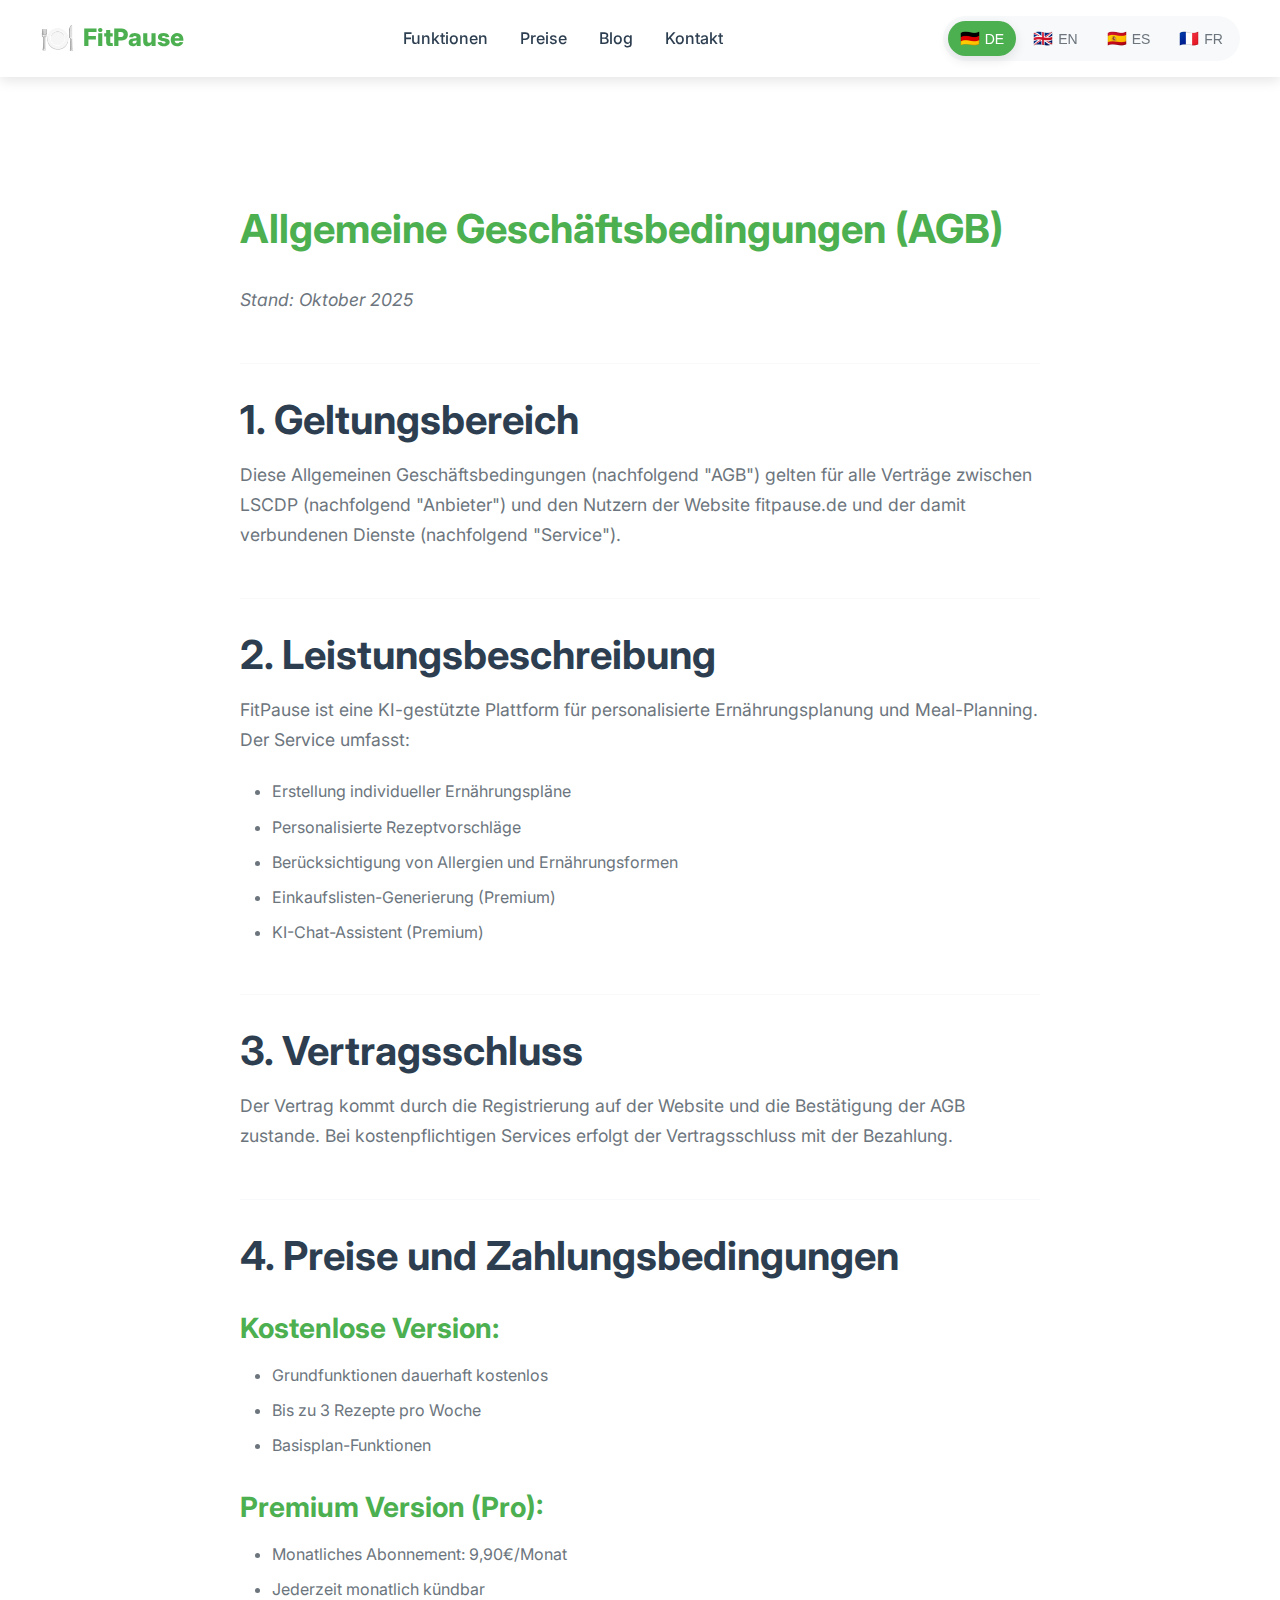
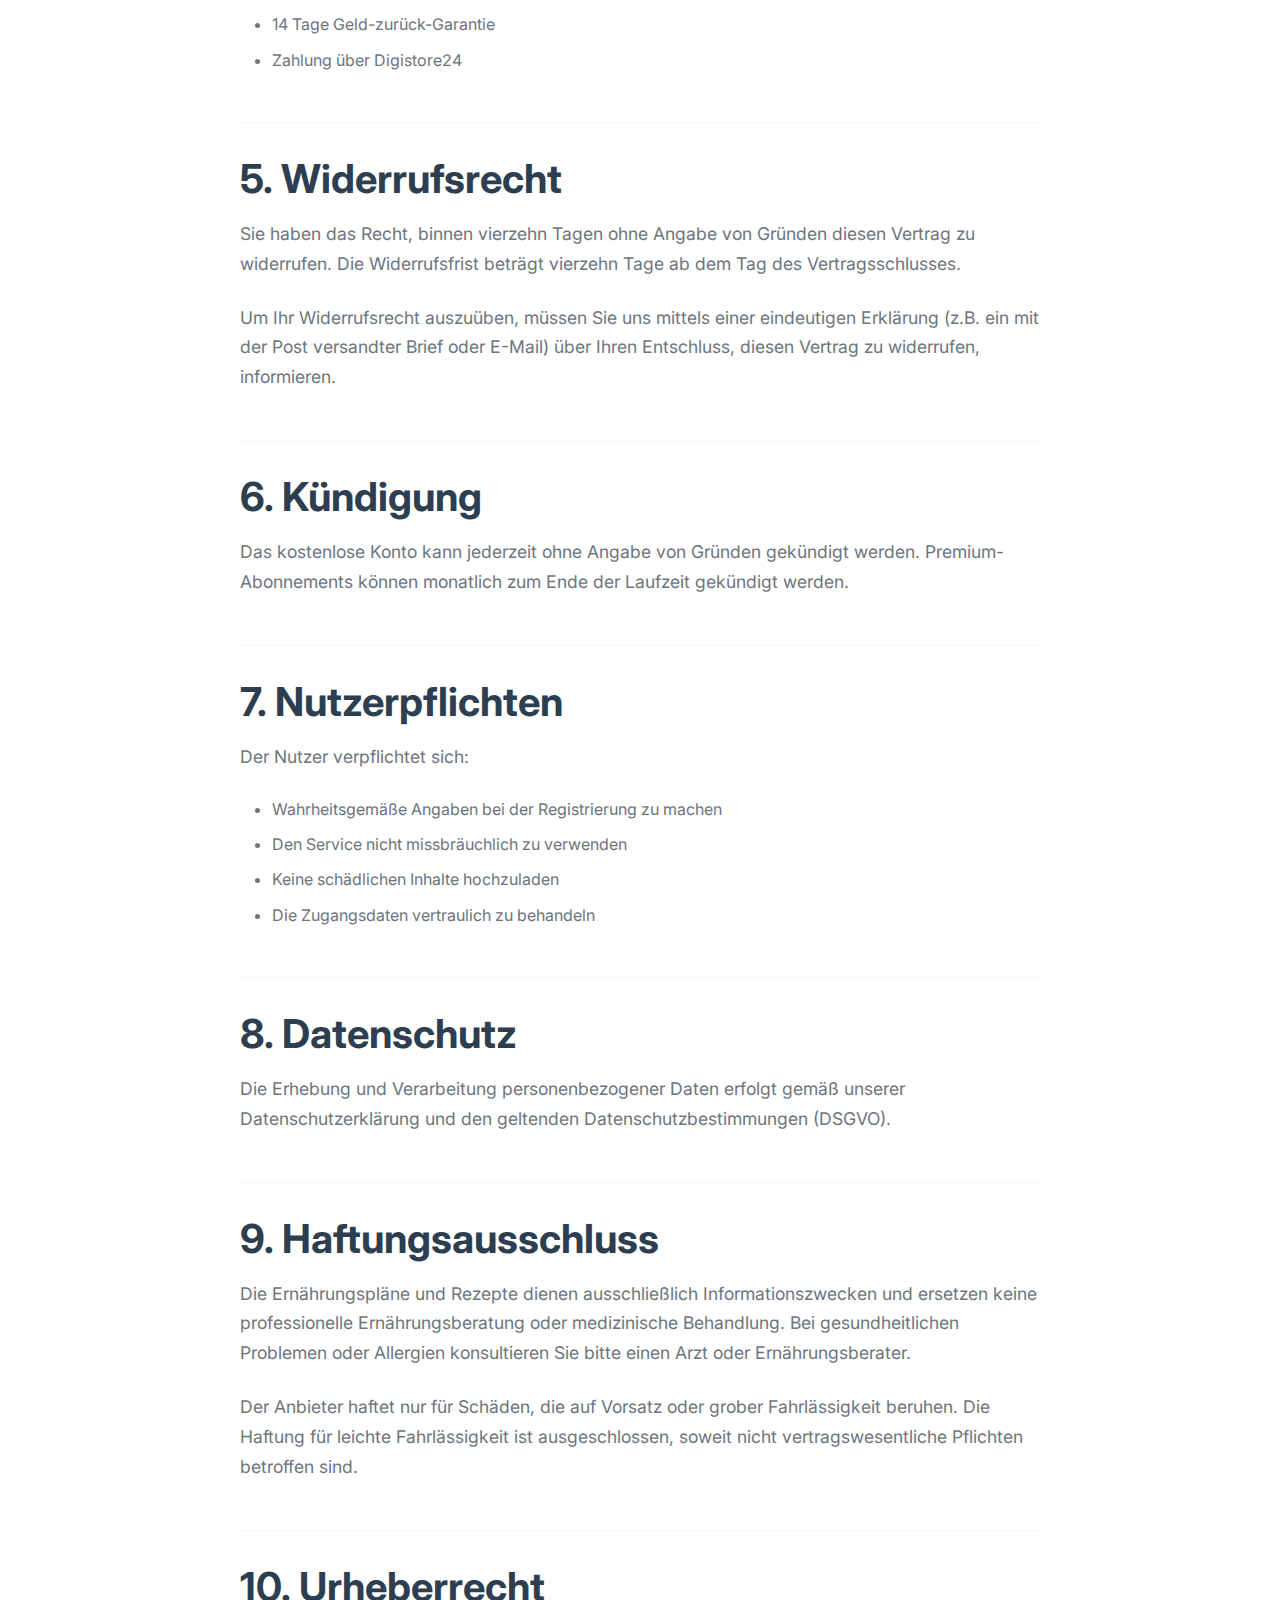
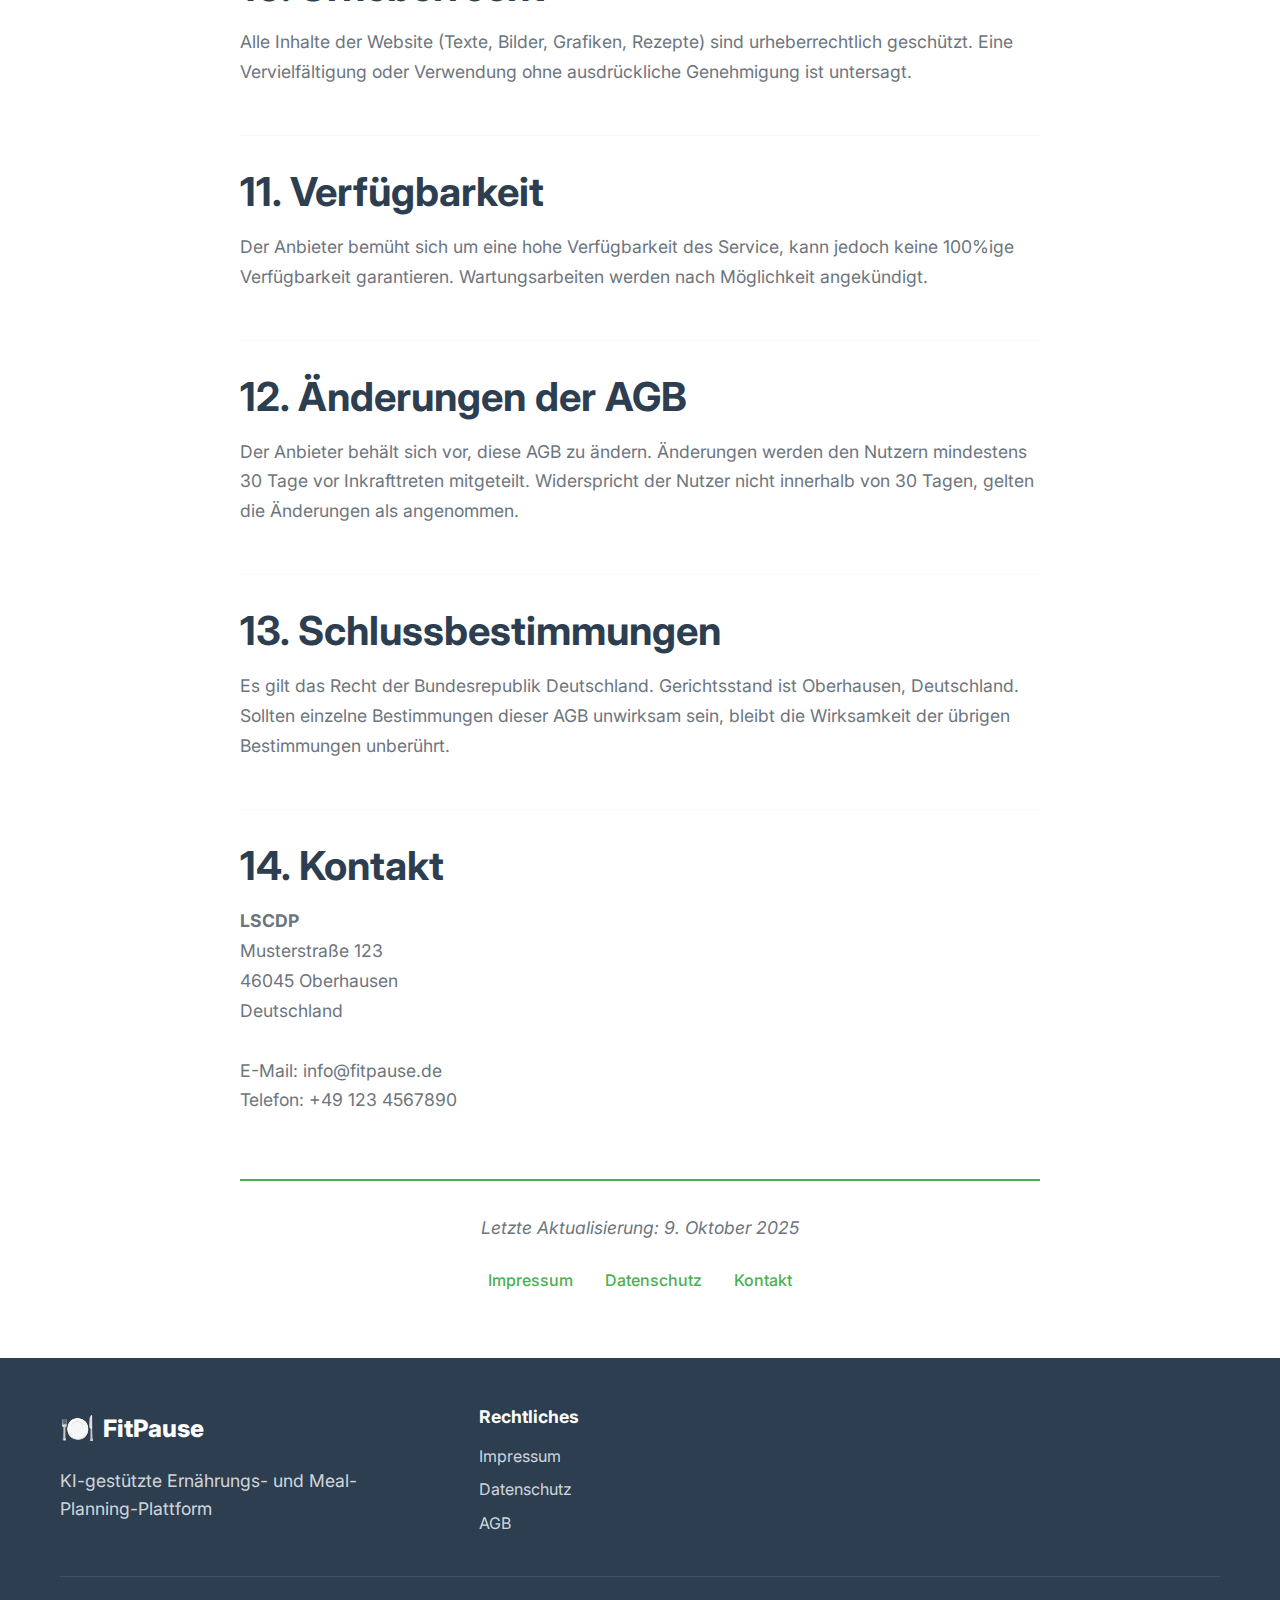
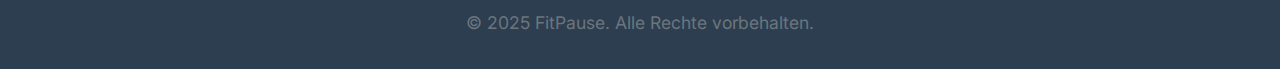
<file: agb.html>
<!DOCTYPE html>
<html lang="de">
<head>
    <meta charset="UTF-8">
    <meta name="viewport" content="width=device-width, initial-scale=1.0">
    <title>AGB - Allgemeine Geschäftsbedingungen | FitPause</title>
    <meta name="description" content="Allgemeine Geschäftsbedingungen von FitPause - KI-gestützte Ernährungs- und Meal-Planning-Plattform">
    
    <!-- Favicon -->
    <link rel="icon" type="image/svg+xml" href="data:image/svg+xml,%3Csvg xmlns='http://www.w3.org/2000/svg' viewBox='0 0 100 100'%3E%3Ctext y='.9em' font-size='90'%3E🍽️%3C/text%3E%3C/svg%3E">
    
    <!-- Fonts -->
    <link rel="preconnect" href="https://fonts.googleapis.com">
    <link href="https://fonts.googleapis.com/css2?family=Inter:wght@300;400;500;600;700;800;900&display=swap" rel="stylesheet">
    
    <!-- CSS -->
    <link rel="stylesheet" href="style.css">
</head>
<body>
    <!-- Header Navigation -->
    <header class="header" id="header">
        <nav class="nav container">
            <div class="nav-brand">
                <a href="/" class="logo">
                    <span class="logo-icon">🍽️</span>
                    <span class="logo-text">FitPause</span>
                </a>
            </div>
            
            <!-- Desktop Navigation -->
            <div class="nav-menu" id="nav-menu">
                <a href="/funktionen" class="nav-link">Funktionen</a>
                <a href="/preise" class="nav-link">Preise</a>
                <a href="/blog" class="nav-link">Blog</a>
                <a href="/kontakt" class="nav-link">Kontakt</a>
            </div>
            
            <!-- Language Switcher -->
            <div class="language-switcher">
                <button class="lang-btn active" onclick="switchLanguage('de')" data-lang="de">
                    <span class="flag">🇩🇪</span> DE
                </button>
                <button class="lang-btn" onclick="switchLanguage('en')" data-lang="en">
                    <span class="flag">🇬🇧</span> EN
                </button>
                <button class="lang-btn" onclick="switchLanguage('es')" data-lang="es">
                    <span class="flag">🇪🇸</span> ES
                </button>
                <button class="lang-btn" onclick="switchLanguage('fr')" data-lang="fr">
                    <span class="flag">🇫🇷</span> FR
                </button>
            </div>
            
            <!-- Mobile Menu Toggle -->
            <div class="nav-toggle" onclick="toggleMobileMenu()">
                <span></span>
                <span></span>
                <span></span>
            </div>
        </nav>
    </header>

    <!-- AGB Content -->
    <section class="legal-content">
        <div class="container">
            <div class="legal-wrapper">
                <h1>Allgemeine Geschäftsbedingungen (AGB)</h1>
                <p class="legal-intro">Stand: Oktober 2025</p>

                <h2>1. Geltungsbereich</h2>
                <p>Diese Allgemeinen Geschäftsbedingungen (nachfolgend "AGB") gelten für alle Verträge zwischen LSCDP (nachfolgend "Anbieter") und den Nutzern der Website fitpause.de und der damit verbundenen Dienste (nachfolgend "Service").</p>

                <h2>2. Leistungsbeschreibung</h2>
                <p>FitPause ist eine KI-gestützte Plattform für personalisierte Ernährungsplanung und Meal-Planning. Der Service umfasst:</p>
                <ul>
                    <li>Erstellung individueller Ernährungspläne</li>
                    <li>Personalisierte Rezeptvorschläge</li>
                    <li>Berücksichtigung von Allergien und Ernährungsformen</li>
                    <li>Einkaufslisten-Generierung (Premium)</li>
                    <li>KI-Chat-Assistent (Premium)</li>
                </ul>

                <h2>3. Vertragsschluss</h2>
                <p>Der Vertrag kommt durch die Registrierung auf der Website und die Bestätigung der AGB zustande. Bei kostenpflichtigen Services erfolgt der Vertragsschluss mit der Bezahlung.</p>

                <h2>4. Preise und Zahlungsbedingungen</h2>
                <h3>Kostenlose Version:</h3>
                <ul>
                    <li>Grundfunktionen dauerhaft kostenlos</li>
                    <li>Bis zu 3 Rezepte pro Woche</li>
                    <li>Basisplan-Funktionen</li>
                </ul>

                <h3>Premium Version (Pro):</h3>
                <ul>
                    <li>Monatliches Abonnement: 9,90€/Monat</li>
                    <li>Jederzeit monatlich kündbar</li>
                    <li>14 Tage Geld-zurück-Garantie</li>
                    <li>Zahlung über Digistore24</li>
                </ul>

                <h2>5. Widerrufsrecht</h2>
                <p>Sie haben das Recht, binnen vierzehn Tagen ohne Angabe von Gründen diesen Vertrag zu widerrufen. Die Widerrufsfrist beträgt vierzehn Tage ab dem Tag des Vertragsschlusses.</p>

                <p>Um Ihr Widerrufsrecht auszuüben, müssen Sie uns mittels einer eindeutigen Erklärung (z.B. ein mit der Post versandter Brief oder E-Mail) über Ihren Entschluss, diesen Vertrag zu widerrufen, informieren.</p>

                <h2>6. Kündigung</h2>
                <p>Das kostenlose Konto kann jederzeit ohne Angabe von Gründen gekündigt werden. Premium-Abonnements können monatlich zum Ende der Laufzeit gekündigt werden.</p>

                <h2>7. Nutzerpflichten</h2>
                <p>Der Nutzer verpflichtet sich:</p>
                <ul>
                    <li>Wahrheitsgemäße Angaben bei der Registrierung zu machen</li>
                    <li>Den Service nicht missbräuchlich zu verwenden</li>
                    <li>Keine schädlichen Inhalte hochzuladen</li>
                    <li>Die Zugangsdaten vertraulich zu behandeln</li>
                </ul>

                <h2>8. Datenschutz</h2>
                <p>Die Erhebung und Verarbeitung personenbezogener Daten erfolgt gemäß unserer Datenschutzerklärung und den geltenden Datenschutzbestimmungen (DSGVO).</p>

                <h2>9. Haftungsausschluss</h2>
                <p>Die Ernährungspläne und Rezepte dienen ausschließlich Informationszwecken und ersetzen keine professionelle Ernährungsberatung oder medizinische Behandlung. Bei gesundheitlichen Problemen oder Allergien konsultieren Sie bitte einen Arzt oder Ernährungsberater.</p>

                <p>Der Anbieter haftet nur für Schäden, die auf Vorsatz oder grober Fahrlässigkeit beruhen. Die Haftung für leichte Fahrlässigkeit ist ausgeschlossen, soweit nicht vertragswesentliche Pflichten betroffen sind.</p>

                <h2>10. Urheberrecht</h2>
                <p>Alle Inhalte der Website (Texte, Bilder, Grafiken, Rezepte) sind urheberrechtlich geschützt. Eine Vervielfältigung oder Verwendung ohne ausdrückliche Genehmigung ist untersagt.</p>

                <h2>11. Verfügbarkeit</h2>
                <p>Der Anbieter bemüht sich um eine hohe Verfügbarkeit des Service, kann jedoch keine 100%ige Verfügbarkeit garantieren. Wartungsarbeiten werden nach Möglichkeit angekündigt.</p>

                <h2>12. Änderungen der AGB</h2>
                <p>Der Anbieter behält sich vor, diese AGB zu ändern. Änderungen werden den Nutzern mindestens 30 Tage vor Inkrafttreten mitgeteilt. Widerspricht der Nutzer nicht innerhalb von 30 Tagen, gelten die Änderungen als angenommen.</p>

                <h2>13. Schlussbestimmungen</h2>
                <p>Es gilt das Recht der Bundesrepublik Deutschland. Gerichtsstand ist Oberhausen, Deutschland. Sollten einzelne Bestimmungen dieser AGB unwirksam sein, bleibt die Wirksamkeit der übrigen Bestimmungen unberührt.</p>

                <h2>14. Kontakt</h2>
                <p>
                    <strong>LSCDP</strong><br>
                    Musterstraße 123<br>
                    46045 Oberhausen<br>
                    Deutschland<br><br>
                    E-Mail: info@fitpause.de<br>
                    Telefon: +49 123 4567890
                </p>

                <div class="legal-footer">
                    <p><em>Letzte Aktualisierung: 9. Oktober 2025</em></p>
                    <div class="legal-links">
                        <a href="/impressum">Impressum</a>
                        <a href="/datenschutz">Datenschutz</a>
                        <a href="/kontakt">Kontakt</a>
                    </div>
                </div>
            </div>
        </div>
    </section>

    <!-- Footer -->
    <footer class="footer">
        <div class="container">
            <div class="footer-content">
                <div class="footer-brand">
                    <div class="footer-logo">
                        <span class="logo-icon">🍽️</span>
                        <span class="logo-text">FitPause</span>
                    </div>
                    <p>KI-gestützte Ernährungs- und Meal-Planning-Plattform</p>
                </div>
                
                <div class="footer-links">
                    <div class="footer-column">
                        <h4>Rechtliches</h4>
                        <a href="/impressum">Impressum</a>
                        <a href="/datenschutz">Datenschutz</a>
                        <a href="/agb">AGB</a>
                    </div>
                </div>
            </div>
            
            <div class="footer-bottom">
                <p>&copy; 2025 FitPause. Alle Rechte vorbehalten.</p>
            </div>
        </div>
    </footer>

    <!-- JavaScript -->
    <script src="app.js"></script>
    
    <style>
    /* Legal page styles */
    .legal-content {
        padding: 8rem 0 4rem 0;
        background: white;
    }
    
    .legal-wrapper {
        max-width: 800px;
        margin: 0 auto;
        line-height: 1.7;
    }
    
    .legal-wrapper h1 {
        color: var(--primary);
        margin-bottom: 2rem;
        font-size: 2.5rem;
    }
    
    .legal-intro {
        font-size: 1.1rem;
        color: var(--text-light);
        margin-bottom: 3rem;
        font-style: italic;
    }
    
    .legal-wrapper h2 {
        color: var(--text);
        margin-top: 3rem;
        margin-bottom: 1rem;
        padding-top: 2rem;
        border-top: 1px solid var(--bg-light);
    }
    
    .legal-wrapper h3 {
        color: var(--primary);
        margin-top: 2rem;
        margin-bottom: 1rem;
    }
    
    .legal-wrapper ul {
        margin: 1rem 0;
        padding-left: 2rem;
    }
    
    .legal-wrapper li {
        margin-bottom: 0.5rem;
        color: var(--text-light);
    }
    
    .legal-wrapper p {
        color: var(--text-light);
        margin-bottom: 1.5rem;
    }
    
    .legal-footer {
        margin-top: 4rem;
        padding-top: 2rem;
        border-top: 2px solid var(--primary);
        text-align: center;
    }
    
    .legal-links {
        margin-top: 1rem;
        display: flex;
        justify-content: center;
        gap: 2rem;
        flex-wrap: wrap;
    }
    
    .legal-links a {
        color: var(--primary);
        text-decoration: none;
        font-weight: 500;
    }
    
    .legal-links a:hover {
        text-decoration: underline;
    }
    
    @media (max-width: 768px) {
        .legal-wrapper {
            padding: 0 1rem;
        }
        
        .legal-wrapper h1 {
            font-size: 2rem;
        }
        
        .legal-links {
            flex-direction: column;
            gap: 1rem;
        }
    }
    </style>
</body>
</html>
</file>
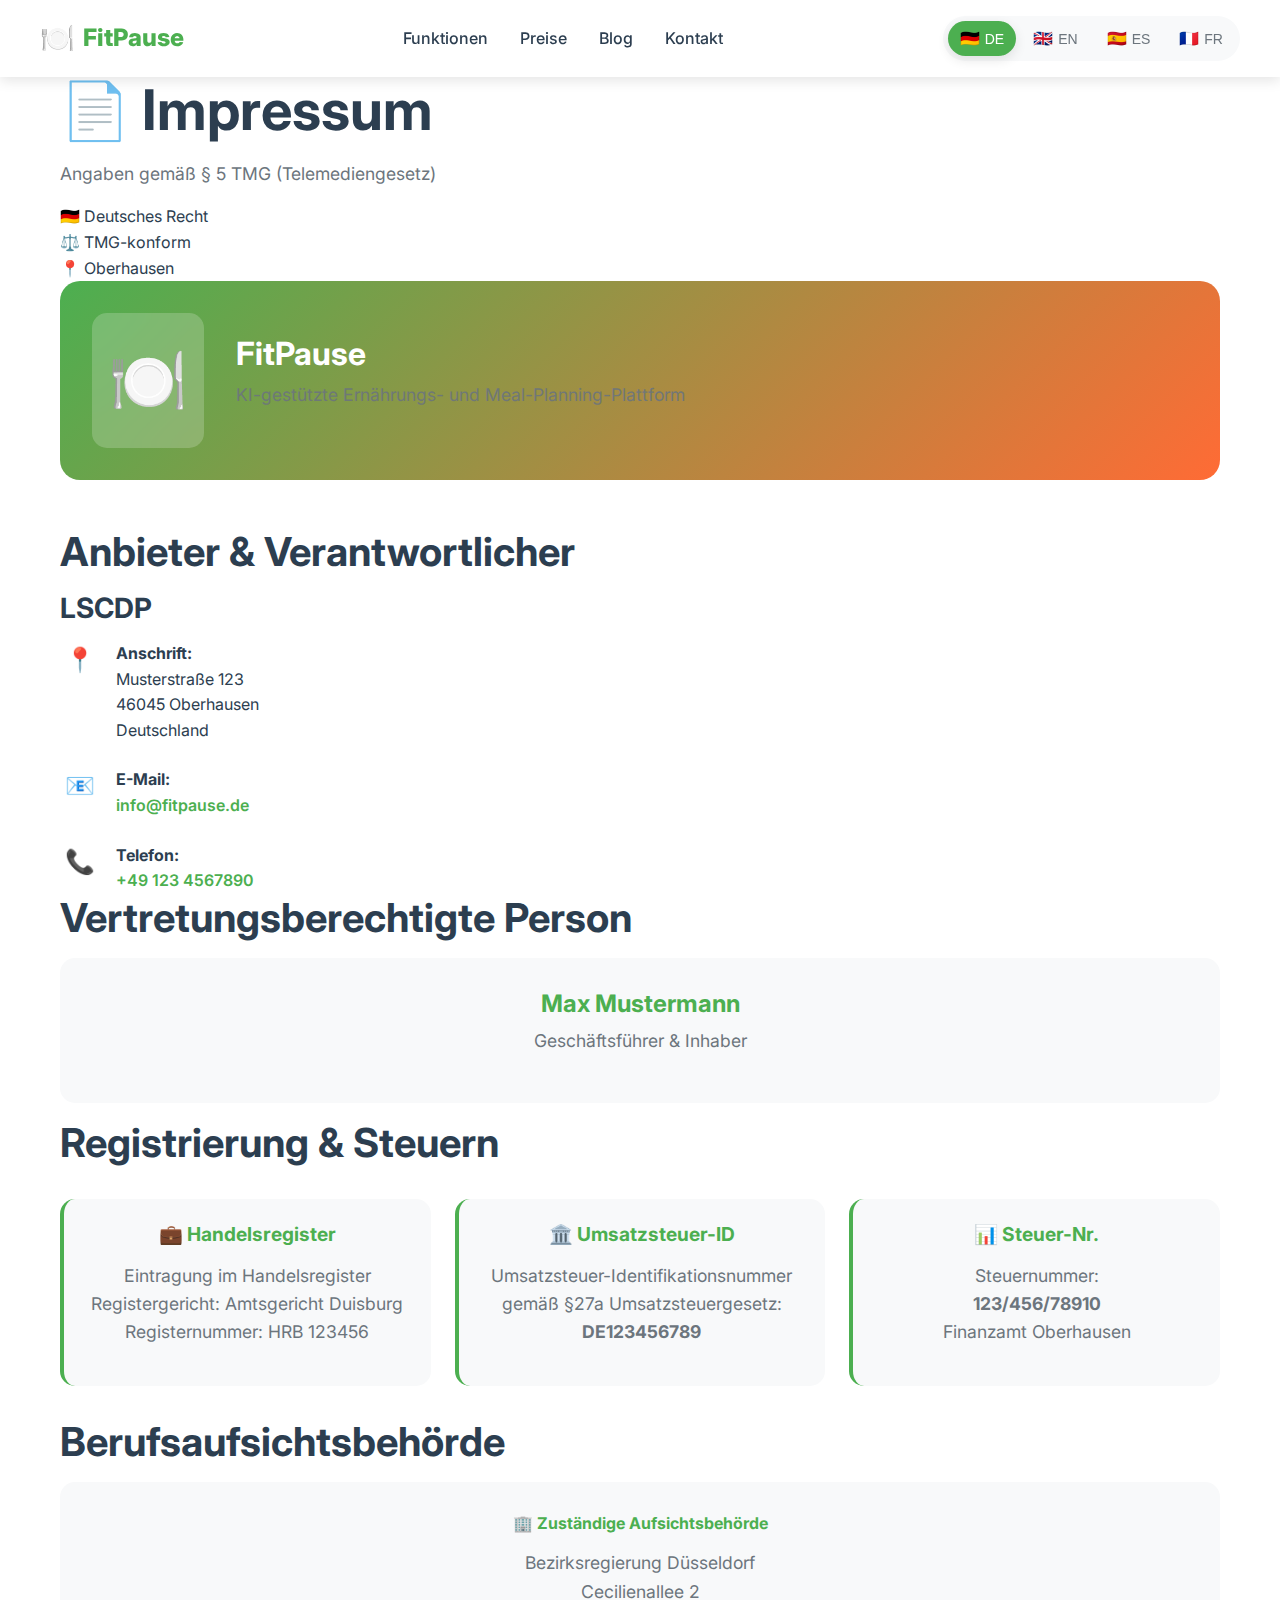
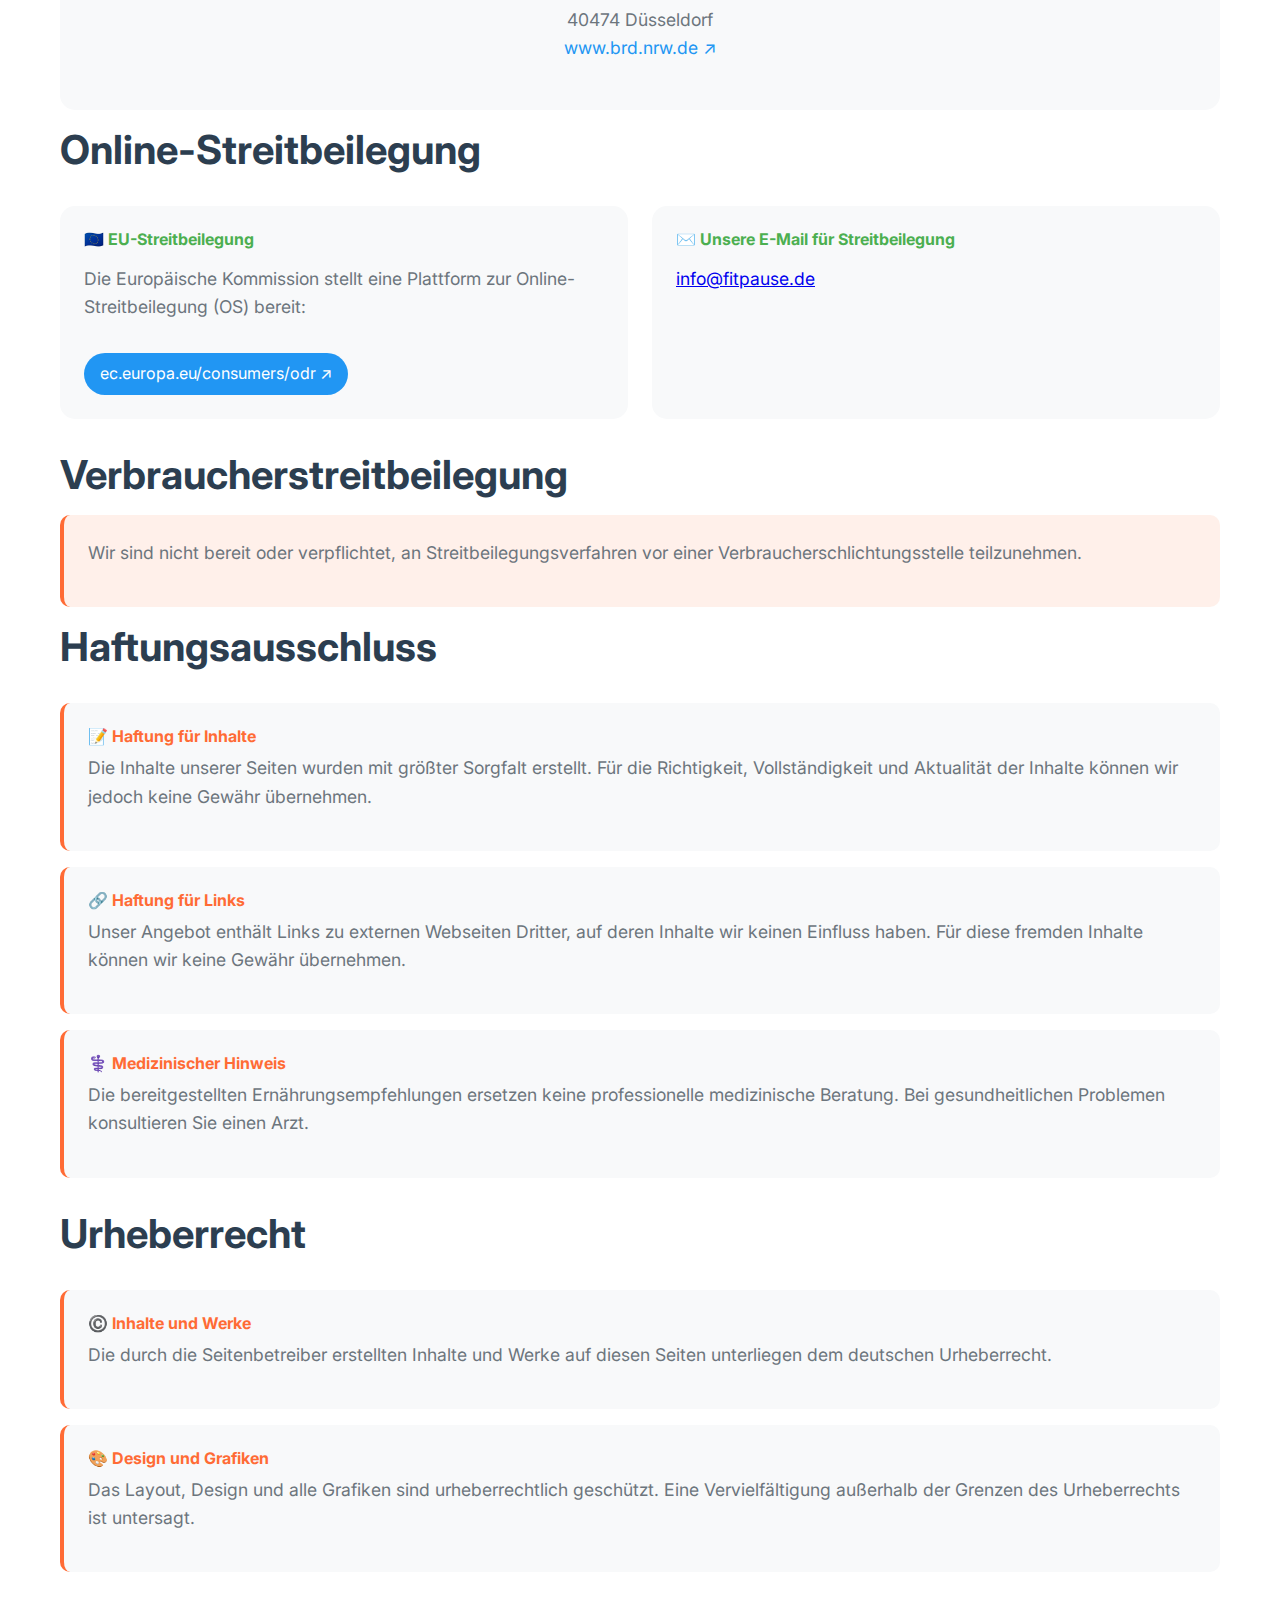
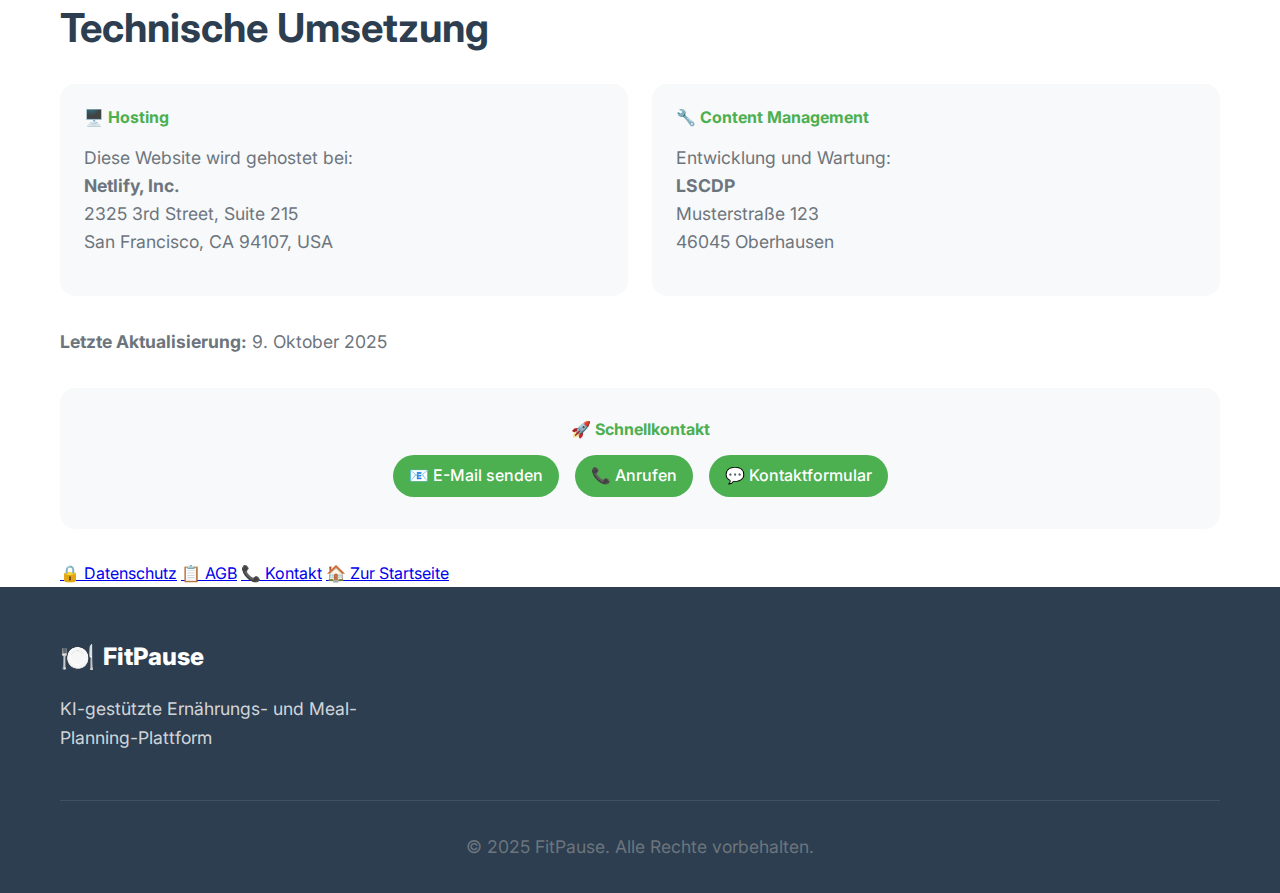
<file: impressum.html>
<!DOCTYPE html>
<html lang="de">
<head>
    <meta charset="UTF-8">
    <meta name="viewport" content="width=device-width, initial-scale=1.0">
    <title>Impressum | FitPause</title>
    <meta name="description" content="Impressum und Kontaktdaten von FitPause - KI-gestützte Ernährungs- und Meal-Planning-Plattform">
    
    <!-- Favicon -->
    <link rel="icon" type="image/svg+xml" href="data:image/svg+xml,%3Csvg xmlns='http://www.w3.org/2000/svg' viewBox='0 0 100 100'%3E%3Ctext y='.9em' font-size='90'%3E🍽️%3C/text%3E%3C/svg%3E">
    
    <!-- Fonts -->
    <link rel="preconnect" href="https://fonts.googleapis.com">
    <link href="https://fonts.googleapis.com/css2?family=Inter:wght@300;400;500;600;700;800;900&display=swap" rel="stylesheet">
    
    <!-- CSS -->
    <link rel="stylesheet" href="style.css">
</head>
<body>
    <!-- Header Navigation -->
    <header class="header" id="header">
        <nav class="nav container">
            <div class="nav-brand">
                <a href="/" class="logo">
                    <span class="logo-icon">🍽️</span>
                    <span class="logo-text">FitPause</span>
                </a>
            </div>
            
            <!-- Desktop Navigation -->
            <div class="nav-menu" id="nav-menu">
                <a href="/funktionen" class="nav-link">Funktionen</a>
                <a href="/preise" class="nav-link">Preise</a>
                <a href="/blog" class="nav-link">Blog</a>
                <a href="/kontakt" class="nav-link">Kontakt</a>
            </div>
            
            <!-- Language Switcher -->
            <div class="language-switcher">
                <button class="lang-btn active" onclick="switchLanguage('de')" data-lang="de">
                    <span class="flag">🇩🇪</span> DE
                </button>
                <button class="lang-btn" onclick="switchLanguage('en')" data-lang="en">
                    <span class="flag">🇬🇧</span> EN
                </button>
                <button class="lang-btn" onclick="switchLanguage('es')" data-lang="es">
                    <span class="flag">🇪🇸</span> ES
                </button>
                <button class="lang-btn" onclick="switchLanguage('fr')" data-lang="fr">
                    <span class="flag">🇫🇷</span> FR
                </button>
            </div>
            
            <!-- Mobile Menu Toggle -->
            <div class="nav-toggle" onclick="toggleMobileMenu()">
                <span></span>
                <span></span>
                <span></span>
            </div>
        </nav>
    </header>

    <!-- Impressum Content -->
    <section class="legal-content">
        <div class="container">
            <div class="legal-wrapper">
                <div class="legal-hero">
                    <h1>📄 Impressum</h1>
                    <p class="legal-intro">Angaben gemäß § 5 TMG (Telemediengesetz)</p>
                    <div class="legal-badges">
                        <div class="legal-badge">
                            <span>🇩🇪</span>
                            <span>Deutsches Recht</span>
                        </div>
                        <div class="legal-badge">
                            <span>⚖️</span>
                            <span>TMG-konform</span>
                        </div>
                        <div class="legal-badge">
                            <span>📍</span>
                            <span>Oberhausen</span>
                        </div>
                    </div>
                </div>

                <div class="legal-content-main">
                    <div class="company-info">
                        <div class="company-header">
                            <div class="company-logo">🍽️</div>
                            <div class="company-details">
                                <h2>FitPause</h2>
                                <p class="company-tagline">KI-gestützte Ernährungs- und Meal-Planning-Plattform</p>
                            </div>
                        </div>
                    </div>

                    <h2>Anbieter & Verantwortlicher</h2>
                    <div class="contact-card">
                        <h3>LSCDP</h3>
                        <div class="contact-details">
                            <div class="contact-item">
                                <span class="contact-icon">📍</span>
                                <div>
                                    <strong>Anschrift:</strong><br>
                                    Musterstraße 123<br>
                                    46045 Oberhausen<br>
                                    Deutschland
                                </div>
                            </div>
                            
                            <div class="contact-item">
                                <span class="contact-icon">📧</span>
                                <div>
                                    <strong>E-Mail:</strong><br>
                                    <a href="mailto:info@fitpause.de">info@fitpause.de</a>
                                </div>
                            </div>
                            
                            <div class="contact-item">
                                <span class="contact-icon">📞</span>
                                <div>
                                    <strong>Telefon:</strong><br>
                                    <a href="tel:+491234567890">+49 123 4567890</a>
                                </div>
                            </div>
                        </div>
                    </div>

                    <h2>Vertretungsberechtigte Person</h2>
                    <div class="representative-card">
                        <div class="representative-info">
                            <h3>Max Mustermann</h3>
                            <p>Geschäftsführer & Inhaber</p>
                        </div>
                    </div>

                    <h2>Registrierung & Steuern</h2>
                    <div class="registration-grid">
                        <div class="registration-item">
                            <h4>💼 Handelsregister</h4>
                            <p>Eintragung im Handelsregister<br>
                            Registergericht: Amtsgericht Duisburg<br>
                            Registernummer: HRB 123456</p>
                        </div>
                        <div class="registration-item">
                            <h4>🏛️ Umsatzsteuer-ID</h4>
                            <p>Umsatzsteuer-Identifikationsnummer<br>
                            gemäß §27a Umsatzsteuergesetz:<br>
                            <strong>DE123456789</strong></p>
                        </div>
                        <div class="registration-item">
                            <h4>📊 Steuer-Nr.</h4>
                            <p>Steuernummer:<br>
                            <strong>123/456/78910</strong><br>
                            Finanzamt Oberhausen</p>
                        </div>
                    </div>

                    <h2>Berufsaufsichtsbehörde</h2>
                    <div class="authority-card">
                        <h4>🏢 Zuständige Aufsichtsbehörde</h4>
                        <p>Bezirksregierung Düsseldorf<br>
                        Cecilienallee 2<br>
                        40474 Düsseldorf<br>
                        <a href="https://www.brd.nrw.de/" target="_blank">www.brd.nrw.de ↗</a></p>
                    </div>

                    <h2>Online-Streitbeilegung</h2>
                    <div class="odr-section">
                        <div class="odr-info">
                            <h4>🇪🇺 EU-Streitbeilegung</h4>
                            <p>Die Europäische Kommission stellt eine Plattform zur Online-Streitbeilegung (OS) bereit:</p>
                            <a href="https://ec.europa.eu/consumers/odr/" target="_blank" class="odr-link">
                                ec.europa.eu/consumers/odr ↗
                            </a>
                        </div>
                        <div class="odr-contact">
                            <h4>✉️ Unsere E-Mail für Streitbeilegung</h4>
                            <p><a href="mailto:info@fitpause.de">info@fitpause.de</a></p>
                        </div>
                    </div>

                    <h2>Verbraucherstreitbeilegung</h2>
                    <div class="consumer-arbitration">
                        <p>Wir sind nicht bereit oder verpflichtet, an Streitbeilegungsverfahren vor einer Verbraucherschlichtungsstelle teilzunehmen.</p>
                    </div>

                    <h2>Haftungsausschluss</h2>
                    <div class="disclaimer-section">
                        <div class="disclaimer-item">
                            <h4>📝 Haftung für Inhalte</h4>
                            <p>Die Inhalte unserer Seiten wurden mit größter Sorgfalt erstellt. Für die Richtigkeit, Vollständigkeit und Aktualität der Inhalte können wir jedoch keine Gewähr übernehmen.</p>
                        </div>
                        <div class="disclaimer-item">
                            <h4>🔗 Haftung für Links</h4>
                            <p>Unser Angebot enthält Links zu externen Webseiten Dritter, auf deren Inhalte wir keinen Einfluss haben. Für diese fremden Inhalte können wir keine Gewähr übernehmen.</p>
                        </div>
                        <div class="disclaimer-item">
                            <h4>⚕️ Medizinischer Hinweis</h4>
                            <p>Die bereitgestellten Ernährungsempfehlungen ersetzen keine professionelle medizinische Beratung. Bei gesundheitlichen Problemen konsultieren Sie einen Arzt.</p>
                        </div>
                    </div>

                    <h2>Urheberrecht</h2>
                    <div class="copyright-section">
                        <div class="copyright-item">
                            <h4>©️ Inhalte und Werke</h4>
                            <p>Die durch die Seitenbetreiber erstellten Inhalte und Werke auf diesen Seiten unterliegen dem deutschen Urheberrecht.</p>
                        </div>
                        <div class="copyright-item">
                            <h4>🎨 Design und Grafiken</h4>
                            <p>Das Layout, Design und alle Grafiken sind urheberrechtlich geschützt. Eine Vervielfältigung außerhalb der Grenzen des Urheberrechts ist untersagt.</p>
                        </div>
                    </div>

                    <h2>Technische Umsetzung</h2>
                    <div class="tech-info">
                        <div class="tech-item">
                            <h4>🖥️ Hosting</h4>
                            <p>Diese Website wird gehostet bei:<br>
                            <strong>Netlify, Inc.</strong><br>
                            2325 3rd Street, Suite 215<br>
                            San Francisco, CA 94107, USA</p>
                        </div>
                        <div class="tech-item">
                            <h4>🔧 Content Management</h4>
                            <p>Entwicklung und Wartung:<br>
                            <strong>LSCDP</strong><br>
                            Musterstraße 123<br>
                            46045 Oberhausen</p>
                        </div>
                    </div>
                </div>

                <div class="legal-footer">
                    <div class="update-info">
                        <p><strong>Letzte Aktualisierung:</strong> 9. Oktober 2025</p>
                    </div>
                    <div class="quick-contact">
                        <h4>🚀 Schnellkontakt</h4>
                        <div class="quick-contact-methods">
                            <a href="mailto:info@fitpause.de" class="contact-method-link">
                                📧 E-Mail senden
                            </a>
                            <a href="tel:+491234567890" class="contact-method-link">
                                📞 Anrufen
                            </a>
                            <a href="/kontakt" class="contact-method-link">
                                💬 Kontaktformular
                            </a>
                        </div>
                    </div>
                    <div class="legal-links">
                        <a href="/datenschutz">🔒 Datenschutz</a>
                        <a href="/agb">📋 AGB</a>
                        <a href="/kontakt">📞 Kontakt</a>
                        <a href="/">🏠 Zur Startseite</a>
                    </div>
                </div>
            </div>
        </div>
    </section>

    <!-- Footer -->
    <footer class="footer">
        <div class="container">
            <div class="footer-content">
                <div class="footer-brand">
                    <div class="footer-logo">
                        <span class="logo-icon">🍽️</span>
                        <span class="logo-text">FitPause</span>
                    </div>
                    <p>KI-gestützte Ernährungs- und Meal-Planning-Plattform</p>
                </div>
            </div>
            
            <div class="footer-bottom">
                <p>&copy; 2025 FitPause. Alle Rechte vorbehalten.</p>
            </div>
        </div>
    </footer>

    <!-- JavaScript -->
    <script src="app.js"></script>
    
    <style>
    /* Additional styles for impressum */
    .company-info {
        margin-bottom: 3rem;
    }
    
    .company-header {
        display: flex;
        align-items: center;
        gap: 2rem;
        background: linear-gradient(135deg, var(--primary), var(--secondary));
        padding: 2rem;
        border-radius: 20px;
        color: white;
    }
    
    .company-logo {
        font-size: 4rem;
        background: rgba(255, 255, 255, 0.2);
        padding: 1rem;
        border-radius: 15px;
        backdrop-filter: blur(10px);
    }
    
    .company-details h2 {
        margin: 0 0 0.5rem 0;
        padding: 0;
        border: none;
        color: white;
        font-size: 2rem;
    }
    
    .company-tagline {
        opacity: 0.9;
        font-size: 1.1rem;
    }
    
    .contact-details {
        display: grid;
        gap: 1.5rem;
        margin-top: 1rem;
    }
    
    .contact-item {
        display: flex;
        align-items: flex-start;
        gap: 1rem;
    }
    
    .contact-icon {
        font-size: 1.5rem;
        color: var(--primary);
        width: 40px;
        text-align: center;
    }
    
    .contact-item a {
        color: var(--primary);
        text-decoration: none;
        font-weight: 600;
    }
    
    .contact-item a:hover {
        text-decoration: underline;
    }
    
    .representative-card {
        background: var(--bg-light);
        padding: 2rem;
        border-radius: 15px;
        text-align: center;
        margin: 1rem 0;
    }
    
    .representative-info h3 {
        color: var(--primary);
        margin-bottom: 0.5rem;
        font-size: 1.5rem;
    }
    
    .representative-info p {
        color: var(--text-light);
        font-size: 1.1rem;
    }
    
    .registration-grid {
        display: grid;
        grid-template-columns: repeat(auto-fit, minmax(250px, 1fr));
        gap: 1.5rem;
        margin: 2rem 0;
    }
    
    .registration-item {
        background: var(--bg-light);
        padding: 1.5rem;
        border-radius: 15px;
        text-align: center;
        border-left: 4px solid var(--primary);
    }
    
    .registration-item h4 {
        color: var(--primary);
        margin-bottom: 1rem;
        font-size: 1.2rem;
    }
    
    .authority-card {
        background: var(--bg-light);
        padding: 2rem;
        border-radius: 15px;
        margin: 1rem 0;
        text-align: center;
    }
    
    .authority-card h4 {
        color: var(--primary);
        margin-bottom: 1rem;
    }
    
    .authority-card a {
        color: var(--accent);
        text-decoration: none;
    }
    
    .authority-card a:hover {
        text-decoration: underline;
    }
    
    .odr-section {
        display: grid;
        grid-template-columns: repeat(auto-fit, minmax(300px, 1fr));
        gap: 1.5rem;
        margin: 2rem 0;
    }
    
    .odr-info, .odr-contact {
        background: var(--bg-light);
        padding: 1.5rem;
        border-radius: 15px;
    }
    
    .odr-info h4, .odr-contact h4 {
        color: var(--primary);
        margin-bottom: 1rem;
    }
    
    .odr-link {
        display: inline-block;
        background: var(--accent);
        color: white;
        padding: 0.5rem 1rem;
        border-radius: 25px;
        text-decoration: none;
        margin-top: 1rem;
        transition: var(--transition);
    }
    
    .odr-link:hover {
        transform: translateY(-2px);
        box-shadow: var(--shadow);
    }
    
    .consumer-arbitration {
        background: rgba(255, 107, 53, 0.1);
        border-left: 4px solid var(--secondary);
        padding: 1.5rem;
        border-radius: 10px;
        margin: 1rem 0;
    }
    
    .disclaimer-section, .copyright-section {
        margin: 2rem 0;
    }
    
    .disclaimer-item, .copyright-item {
        background: var(--bg-light);
        padding: 1.5rem;
        border-radius: 10px;
        margin: 1rem 0;
        border-left: 4px solid var(--secondary);
    }
    
    .disclaimer-item h4, .copyright-item h4 {
        color: var(--secondary);
        margin-bottom: 0.5rem;
    }
    
    .tech-info {
        display: grid;
        grid-template-columns: repeat(auto-fit, minmax(300px, 1fr));
        gap: 1.5rem;
        margin: 2rem 0;
    }
    
    .tech-item {
        background: var(--bg-light);
        padding: 1.5rem;
        border-radius: 15px;
    }
    
    .tech-item h4 {
        color: var(--primary);
        margin-bottom: 1rem;
    }
    
    .quick-contact {
        background: var(--bg-light);
        padding: 2rem;
        border-radius: 15px;
        margin: 2rem 0;
        text-align: center;
    }
    
    .quick-contact h4 {
        color: var(--primary);
        margin-bottom: 1rem;
    }
    
    .quick-contact-methods {
        display: flex;
        justify-content: center;
        gap: 1rem;
        flex-wrap: wrap;
    }
    
    .contact-method-link {
        background: var(--primary);
        color: white;
        padding: 0.5rem 1rem;
        border-radius: 25px;
        text-decoration: none;
        font-weight: 500;
        transition: var(--transition);
    }
    
    .contact-method-link:hover {
        background: var(--primary-dark);
        transform: translateY(-2px);
    }
    
    @media (max-width: 768px) {
        .company-header {
            flex-direction: column;
            text-align: center;
            gap: 1rem;
        }
        
        .company-logo {
            font-size: 3rem;
        }
        
        .registration-grid, .odr-section, .tech-info {
            grid-template-columns: 1fr;
        }
        
        .quick-contact-methods {
            flex-direction: column;
        }
    }
    </style>
</body>
</html>
</file>
<file: style.css>
/* ===== CSS VARIABLES ===== */
:root {
  --primary: #4CAF50;
  --primary-dark: #388E3C;
  --secondary: #FF6B35;
  --accent: #2196F3;
  --text: #2C3E50;
  --text-light: #6C757D;
  --bg-light: #F8F9FA;
  --white: #FFFFFF;
  --shadow: 0 4px 12px rgba(0,0,0,0.1);
  --shadow-hover: 0 8px 24px rgba(0,0,0,0.15);
  --border-radius: 12px;
  --transition: all 0.3s ease;
  --font-family: 'Inter', -apple-system, BlinkMacSystemFont, sans-serif;
}

/* ===== RESET & BASE ===== */
* {
  margin: 0;
  padding: 0;
  box-sizing: border-box;
}

html {
  scroll-behavior: smooth;
  font-size: 16px;
}

body {
  font-family: var(--font-family);
  line-height: 1.6;
  color: var(--text);
  background-color: var(--white);
  -webkit-font-smoothing: antialiased;
  -moz-osx-font-smoothing: grayscale;
}

.container {
  max-width: 1200px;
  margin: 0 auto;
  padding: 0 20px;
}

/* ===== TYPOGRAPHY ===== */
h1, h2, h3, h4, h5, h6 {
  font-weight: 700;
  line-height: 1.2;
  color: var(--text);
}

h1 {
  font-size: clamp(2rem, 5vw, 3.5rem);
  margin-bottom: 1rem;
}

h2 {
  font-size: clamp(1.75rem, 4vw, 2.5rem);
  margin-bottom: 1rem;
}

h3 {
  font-size: clamp(1.25rem, 3vw, 1.75rem);
  margin-bottom: 0.75rem;
}

p {
  margin-bottom: 1rem;
  color: var(--text-light);
  font-size: 1.1rem;
}

/* ===== BUTTONS ===== */
.btn {
  display: inline-flex;
  align-items: center;
  justify-content: center;
  padding: 12px 24px;
  border: none;
  border-radius: var(--border-radius);
  font-family: inherit;
  font-size: 1rem;
  font-weight: 600;
  text-decoration: none;
  cursor: pointer;
  transition: var(--transition);
  min-height: 44px;
  white-space: nowrap;
}

.btn-primary {
  background: linear-gradient(135deg, var(--primary), var(--primary-dark));
  color: var(--white);
  box-shadow: var(--shadow);
}

.btn-primary:hover {
  transform: translateY(-2px);
  box-shadow: var(--shadow-hover);
}

.btn-secondary {
  background: var(--white);
  color: var(--text);
  border: 2px solid var(--primary);
}

.btn-secondary:hover {
  background: var(--primary);
  color: var(--white);
}

.btn-hero {
  padding: 20px 40px;
  font-size: 1.2rem;
  border-radius: 50px;
  background: linear-gradient(135deg, var(--secondary), #FF8A65);
  box-shadow: 0 6px 20px rgba(255, 107, 53, 0.3);
}

.btn-hero:hover {
  transform: translateY(-3px);
  box-shadow: 0 10px 30px rgba(255, 107, 53, 0.4);
}

/* ===== COOKIE CONSENT ===== */
.cookie-consent {
  position: fixed;
  bottom: 0;
  left: 0;
  right: 0;
  background: var(--text);
  color: var(--white);
  padding: 20px;
  z-index: 10000;
  transform: translateY(100%);
  transition: var(--transition);
}

.cookie-consent.show {
  transform: translateY(0);
}

.cookie-content {
  display: flex;
  align-items: center;
  justify-content: space-between;
  gap: 20px;
  flex-wrap: wrap;
}

.cookie-buttons {
  display: flex;
  gap: 10px;
}

.cookie-buttons .btn {
  padding: 10px 20px;
  font-size: 0.9rem;
}

/* ===== HEADER ===== */
.header {
  position: sticky;
  top: 0;
  background: rgba(255, 255, 255, 0.95);
  backdrop-filter: blur(10px);
  z-index: 1000;
  box-shadow: var(--shadow);
  transition: var(--transition);
}

.nav {
  display: flex;
  align-items: center;
  justify-content: space-between;
  padding: 1rem 0;
  min-height: 70px;
}

.nav-brand .logo {
  display: flex;
  align-items: center;
  gap: 8px;
  text-decoration: none;
  font-size: 1.5rem;
  font-weight: 800;
  color: var(--primary);
}

.logo-icon {
  font-size: 1.75rem;
}

.nav-menu {
  display: flex;
  align-items: center;
  gap: 2rem;
}

.nav-link {
  text-decoration: none;
  color: var(--text);
  font-weight: 500;
  transition: var(--transition);
  position: relative;
}

.nav-link:hover {
  color: var(--primary);
}

.nav-link::after {
  content: '';
  position: absolute;
  bottom: -5px;
  left: 0;
  width: 0;
  height: 2px;
  background: var(--primary);
  transition: width 0.3s ease;
}

.nav-link:hover::after {
  width: 100%;
}

/* ===== LANGUAGE SWITCHER ===== */
.language-switcher {
  display: flex;
  gap: 5px;
  background: var(--bg-light);
  padding: 5px;
  border-radius: 25px;
}

.lang-btn {
  display: flex;
  align-items: center;
  gap: 5px;
  padding: 8px 12px;
  border: none;
  background: transparent;
  border-radius: 20px;
  font-size: 0.875rem;
  font-weight: 500;
  cursor: pointer;
  transition: var(--transition);
  color: var(--text-light);
}

.lang-btn.active {
  background: var(--primary);
  color: var(--white);
  box-shadow: var(--shadow);
}

.lang-btn:hover:not(.active) {
  background: rgba(76, 175, 80, 0.1);
  color: var(--primary);
}

.flag {
  font-size: 1rem;
}

/* ===== MOBILE NAVIGATION ===== */
.nav-toggle {
  display: none;
  flex-direction: column;
  cursor: pointer;
  padding: 5px;
}

.nav-toggle span {
  width: 25px;
  height: 3px;
  background: var(--text);
  margin: 3px 0;
  transition: var(--transition);
  border-radius: 3px;
}

/* ===== HERO SECTION ===== */
.hero {
  position: relative;
  min-height: 100vh;
  display: flex;
  align-items: center;
  color: var(--white);
  overflow: hidden;
}

.hero-background {
  position: absolute;
  top: 0;
  left: 0;
  right: 0;
  bottom: 0;
  z-index: -2;
}

.hero-image {
  width: 100%;
  height: 100%;
  object-fit: cover;
  object-position: center;
}

.hero-overlay {
  position: absolute;
  top: 0;
  left: 0;
  right: 0;
  bottom: 0;
  background: linear-gradient(135deg, rgba(44, 62, 80, 0.7), rgba(76, 175, 80, 0.5));
  z-index: -1;
}

.hero-content {
  position: relative;
  z-index: 1;
  text-align: center;
  max-width: 800px;
}

.hero-title {
  font-size: clamp(2.5rem, 6vw, 4rem);
  font-weight: 900;
  margin-bottom: 1.5rem;
  text-shadow: 0 2px 10px rgba(0,0,0,0.3);
}

.hero-subtitle {
  font-size: clamp(1.1rem, 3vw, 1.5rem);
  margin-bottom: 2rem;
  opacity: 0.95;
  font-weight: 400;
}

.trust-badges {
  display: flex;
  justify-content: center;
  gap: 2rem;
  margin: 2rem 0 3rem 0;
  flex-wrap: wrap;
}

.trust-badge {
  display: flex;
  align-items: center;
  gap: 0.5rem;
  background: rgba(255, 255, 255, 0.15);
  backdrop-filter: blur(10px);
  padding: 10px 20px;
  border-radius: 25px;
  font-size: 0.9rem;
  font-weight: 500;
}

.trust-icon {
  font-size: 1.2rem;
}

/* ===== MODAL ===== */
.modal {
  position: fixed;
  top: 0;
  left: 0;
  right: 0;
  bottom: 0;
  background: rgba(0, 0, 0, 0.8);
  z-index: 9999;
  display: flex;
  align-items: center;
  justify-content: center;
  padding: 20px;
  opacity: 0;
  visibility: hidden;
  transition: var(--transition);
}

.modal.show {
  opacity: 1;
  visibility: visible;
}

.modal-content {
  background: var(--white);
  border-radius: var(--border-radius);
  max-width: 600px;
  width: 100%;
  max-height: 90vh;
  overflow-y: auto;
  position: relative;
  animation: modalSlideIn 0.3s ease-out;
}

@keyframes modalSlideIn {
  from {
    transform: translateY(-50px);
    opacity: 0;
  }
  to {
    transform: translateY(0);
    opacity: 1;
  }
}

.modal-header {
  display: flex;
  justify-content: space-between;
  align-items: center;
  padding: 2rem 2rem 1rem 2rem;
  border-bottom: 1px solid var(--bg-light);
}

.modal-close {
  background: none;
  border: none;
  font-size: 2rem;
  cursor: pointer;
  color: var(--text-light);
  transition: var(--transition);
}

.modal-close:hover {
  color: var(--text);
  transform: rotate(90deg);
}

/* ===== PROGRESS BAR ===== */
.progress-bar {
  width: calc(100% - 4rem);
  height: 6px;
  background: var(--bg-light);
  border-radius: 3px;
  margin: 1rem 2rem;
  overflow: hidden;
}

.progress-fill {
  height: 100%;
  background: linear-gradient(90deg, var(--primary), var(--secondary));
  width: 20%;
  transition: width 0.3s ease;
  border-radius: 3px;
}

.step-counter {
  text-align: center;
  margin-bottom: 2rem;
  color: var(--text-light);
  font-size: 0.9rem;
}

/* ===== ONBOARDING STEPS ===== */
.onboarding-step {
  padding: 0 2rem;
  display: none;
}

.onboarding-step.active {
  display: block;
}

.onboarding-step h3 {
  text-align: center;
  margin-bottom: 2rem;
  color: var(--text);
}

.options-grid {
  display: grid;
  grid-template-columns: repeat(auto-fit, minmax(200px, 1fr));
  gap: 1rem;
  margin-bottom: 2rem;
}

.option-btn {
  display: flex;
  flex-direction: column;
  align-items: center;
  gap: 0.5rem;
  padding: 1.5rem 1rem;
  background: var(--white);
  border: 2px solid var(--bg-light);
  border-radius: var(--border-radius);
  cursor: pointer;
  transition: var(--transition);
  text-align: center;
}

.option-btn:hover {
  border-color: var(--primary);
  transform: translateY(-2px);
  box-shadow: var(--shadow);
}

.option-btn.selected {
  border-color: var(--primary);
  background: rgba(76, 175, 80, 0.1);
  color: var(--primary);
}

.option-icon {
  font-size: 2rem;
  margin-bottom: 0.5rem;
}

/* ===== ALLERGIES SECTION ===== */
.allergies-section {
  max-height: 400px;
  overflow-y: auto;
  padding-right: 10px;
}

.allergy-category {
  margin-bottom: 2rem;
}

.allergy-category h4 {
  margin-bottom: 1rem;
  color: var(--text);
  font-size: 1.1rem;
}

.allergy-grid {
  display: grid;
  grid-template-columns: repeat(auto-fit, minmax(120px, 1fr));
  gap: 0.5rem;
  margin-bottom: 1.5rem;
}

.allergy-btn {
  padding: 8px 16px;
  background: var(--white);
  border: 2px solid var(--bg-light);
  border-radius: 20px;
  cursor: pointer;
  transition: var(--transition);
  font-size: 0.9rem;
  text-align: center;
}

.allergy-btn:hover {
  border-color: var(--primary);
}

.allergy-btn.selected {
  background: var(--primary);
  color: var(--white);
  border-color: var(--primary);
}

.custom-allergy {
  margin: 1.5rem 0;
  padding: 1rem;
  background: var(--bg-light);
  border-radius: var(--border-radius);
}

.custom-allergy label {
  display: block;
  margin-bottom: 0.5rem;
  font-weight: 500;
}

.input-group {
  display: flex;
  gap: 10px;
  align-items: center;
}

.custom-allergy input {
  flex: 1;
  padding: 10px;
  border: 1px solid #ddd;
  border-radius: 8px;
}

.selected-allergies {
  margin-top: 1rem;
}

.allergy-tags {
  display: flex;
  flex-wrap: wrap;
  gap: 0.5rem;
  margin-top: 0.5rem;
}

.allergy-tag {
  background: var(--primary);
  color: var(--white);
  padding: 5px 12px;
  border-radius: 20px;
  font-size: 0.8rem;
  display: flex;
  align-items: center;
  gap: 5px;
}

.allergy-tag button {
  background: rgba(255, 255, 255, 0.3);
  border: none;
  color: var(--white);
  width: 20px;
  height: 20px;
  border-radius: 50%;
  cursor: pointer;
  font-size: 12px;
}

/* ===== DETAILS SECTION ===== */
.details-grid {
  display: grid;
  gap: 1.5rem;
}

.detail-group {
  display: flex;
  flex-direction: column;
}

.detail-group label {
  margin-bottom: 0.5rem;
  font-weight: 500;
  color: var(--text);
}

.detail-group select {
  padding: 12px;
  border: 2px solid var(--bg-light);
  border-radius: var(--border-radius);
  background: var(--white);
  font-family: inherit;
  font-size: 1rem;
  transition: var(--transition);
}

.detail-group select:focus {
  outline: none;
  border-color: var(--primary);
}

/* ===== EMAIL FORM ===== */
.email-form {
  display: flex;
  flex-direction: column;
  gap: 1rem;
}

.email-form input[type="email"] {
  padding: 15px;
  border: 2px solid var(--bg-light);
  border-radius: var(--border-radius);
  font-size: 1rem;
  transition: var(--transition);
}

.email-form input[type="email"]:focus {
  outline: none;
  border-color: var(--primary);
}

.checkbox-label {
  display: flex;
  align-items: flex-start;
  gap: 10px;
  cursor: pointer;
  font-size: 0.9rem;
  line-height: 1.4;
}

.checkbox-label input[type="checkbox"] {
  margin: 0;
}

.checkmark {
  width: 20px;
  height: 20px;
  border: 2px solid var(--bg-light);
  border-radius: 4px;
  position: relative;
  flex-shrink: 0;
  transition: var(--transition);
}

.checkbox-label input[type="checkbox"]:checked + .checkmark {
  background: var(--primary);
  border-color: var(--primary);
}

.checkbox-label input[type="checkbox"]:checked + .checkmark::after {
  content: '✓';
  position: absolute;
  top: 50%;
  left: 50%;
  transform: translate(-50%, -50%);
  color: var(--white);
  font-size: 12px;
  font-weight: bold;
}

/* ===== MODAL FOOTER ===== */
.modal-footer {
  display: flex;
  justify-content: space-between;
  gap: 1rem;
  padding: 2rem;
  border-top: 1px solid var(--bg-light);
}

/* ===== SECTIONS ===== */
.section-title {
  text-align: center;
  margin-bottom: 1rem;
  color: var(--text);
}

.section-subtitle {
  text-align: center;
  margin-bottom: 3rem;
  color: var(--text-light);
  font-size: 1.2rem;
}

/* ===== MENU PLAN ===== */
.menu-plan {
  padding: 5rem 0;
  background: var(--bg-light);
}

.menu-grid {
  display: grid;
  grid-template-columns: repeat(auto-fit, minmax(300px, 1fr));
  gap: 2rem;
}

.menu-card {
  background: var(--white);
  border-radius: var(--border-radius);
  overflow: hidden;
  box-shadow: var(--shadow);
  transition: var(--transition);
}

.menu-card:hover {
  transform: translateY(-5px);
  box-shadow: var(--shadow-hover);
}

.menu-card img {
  width: 100%;
  height: 200px;
  object-fit: cover;
}

.menu-content {
  padding: 1.5rem;
}

.menu-content h3 {
  margin-bottom: 0.5rem;
  color: var(--text);
}

.menu-content p {
  margin-bottom: 1rem;
  color: var(--text-light);
  font-size: 0.95rem;
}

.menu-stats {
  display: flex;
  gap: 1rem;
  font-size: 0.9rem;
  color: var(--text-light);
}

/* ===== PRICING ===== */
.pricing {
  padding: 5rem 0;
  background: var(--white);
}

.pricing-grid {
  display: grid;
  grid-template-columns: repeat(auto-fit, minmax(300px, 1fr));
  gap: 2rem;
  margin-bottom: 3rem;
}

.pricing-card {
  background: var(--white);
  border: 2px solid var(--bg-light);
  border-radius: var(--border-radius);
  padding: 2rem;
  text-align: center;
  position: relative;
  transition: var(--transition);
}

.pricing-card:hover {
  transform: translateY(-5px);
  box-shadow: var(--shadow-hover);
}

.pricing-card.featured {
  border-color: var(--primary);
  transform: scale(1.05);
}

.popular-badge {
  position: absolute;
  top: -15px;
  left: 50%;
  transform: translateX(-50%);
  background: var(--secondary);
  color: var(--white);
  padding: 5px 20px;
  border-radius: 20px;
  font-size: 0.8rem;
  font-weight: 600;
}

.pricing-card h3 {
  font-size: 1.5rem;
  margin-bottom: 1rem;
}

.price {
  margin-bottom: 2rem;
}

.price-amount {
  font-size: 3rem;
  font-weight: 900;
  color: var(--primary);
}

.price-period {
  color: var(--text-light);
  font-size: 1rem;
}

.features-list {
  list-style: none;
  margin-bottom: 2rem;
  text-align: left;
}

.features-list li {
  padding: 0.5rem 0;
  color: var(--text-light);
}

.pricing-footer {
  text-align: center;
}

.pricing-footer p {
  margin-bottom: 1rem;
  color: var(--text-light);
}

.faq-links {
  display: flex;
  justify-content: center;
  gap: 2rem;
  flex-wrap: wrap;
}

.faq-links a {
  color: var(--primary);
  text-decoration: none;
  font-weight: 500;
}

.faq-links a:hover {
  text-decoration: underline;
}

/* ===== FEATURES SECTION ===== */
.features-section {
  padding: 5rem 0;
  background: var(--bg-light);
}

.features-grid {
  display: grid;
  grid-template-columns: repeat(auto-fit, minmax(300px, 1fr));
  gap: 2rem;
}

.feature-card {
  background: var(--white);
  padding: 2rem;
  border-radius: var(--border-radius);
  text-align: center;
  box-shadow: var(--shadow);
  transition: var(--transition);
}

.feature-card:hover {
  transform: translateY(-5px);
  box-shadow: var(--shadow-hover);
}

.feature-icon {
  font-size: 3rem;
  margin-bottom: 1rem;
}

.feature-card h3 {
  margin-bottom: 1rem;
  color: var(--text);
}

.feature-card p {
  color: var(--text-light);
}

/* ===== BLOG SECTION ===== */
.blog-section {
  padding: 5rem 0;
  background: var(--white);
}

.blog-grid {
  display: grid;
  grid-template-columns: repeat(auto-fit, minmax(300px, 1fr));
  gap: 2rem;
}

.blog-card {
  background: var(--white);
  border-radius: var(--border-radius);
  overflow: hidden;
  box-shadow: var(--shadow);
  transition: var(--transition);
}

.blog-card:hover {
  transform: translateY(-5px);
  box-shadow: var(--shadow-hover);
}

.blog-card img {
  width: 100%;
  height: 200px;
  object-fit: cover;
}

.blog-content {
  padding: 1.5rem;
}

.blog-content h3 {
  margin-bottom: 0.5rem;
  color: var(--text);
}

.blog-content p {
  margin-bottom: 1rem;
  color: var(--text-light);
  font-size: 0.95rem;
}

.blog-meta {
  display: flex;
  justify-content: space-between;
  align-items: center;
  font-size: 0.8rem;
  color: var(--text-light);
}

.blog-lang {
  background: var(--bg-light);
  padding: 2px 8px;
  border-radius: 12px;
}

/* ===== CHAT ASSISTANT ===== */
.chat-assistant {
  position: fixed;
  bottom: 20px;
  right: 20px;
  z-index: 1000;
}

.chat-bubble {
  width: 60px;
  height: 60px;
  background: linear-gradient(135deg, var(--primary), var(--secondary));
  border-radius: 50%;
  display: flex;
  align-items: center;
  justify-content: center;
  cursor: pointer;
  box-shadow: var(--shadow-hover);
  transition: var(--transition);
  position: relative;
  animation: pulse 2s infinite;
}

.chat-bubble:hover {
  transform: scale(1.1);
}

@keyframes pulse {
  0%, 100% {
    box-shadow: var(--shadow-hover);
  }
  50% {
    box-shadow: 0 8px 24px rgba(76, 175, 80, 0.4);
  }
}

.chat-icon {
  font-size: 1.5rem;
  color: var(--white);
}

.chat-tooltip {
  position: absolute;
  bottom: 70px;
  right: 0;
  background: var(--text);
  color: var(--white);
  padding: 8px 12px;
  border-radius: 20px;
  font-size: 0.8rem;
  white-space: nowrap;
  opacity: 0;
  transform: translateY(10px);
  transition: var(--transition);
  pointer-events: none;
}

.chat-bubble:hover .chat-tooltip {
  opacity: 1;
  transform: translateY(0);
}

.chat-window {
  position: absolute;
  bottom: 80px;
  right: 0;
  width: 350px;
  max-height: 500px;
  background: var(--white);
  border-radius: var(--border-radius);
  box-shadow: var(--shadow-hover);
  display: flex;
  flex-direction: column;
  overflow: hidden;
  transform: translateY(20px) scale(0.9);
  opacity: 0;
  transition: var(--transition);
  pointer-events: none;
}

.chat-window.show {
  transform: translateY(0) scale(1);
  opacity: 1;
  pointer-events: auto;
}

.chat-header {
  background: var(--primary);
  color: var(--white);
  padding: 1rem;
  display: flex;
  justify-content: space-between;
  align-items: center;
}

.chat-close {
  background: none;
  border: none;
  color: var(--white);
  font-size: 1.5rem;
  cursor: pointer;
}

.chat-messages {
  flex: 1;
  padding: 1rem;
  max-height: 300px;
  overflow-y: auto;
}

.chat-message {
  margin-bottom: 1rem;
  padding: 10px;
  border-radius: 10px;
  font-size: 0.9rem;
  line-height: 1.4;
}

.chat-message.bot {
  background: var(--bg-light);
  color: var(--text);
}

.chat-message.user {
  background: var(--primary);
  color: var(--white);
  margin-left: 20px;
}

.chat-input-container {
  padding: 1rem;
  border-top: 1px solid var(--bg-light);
  display: flex;
  gap: 10px;
}

.chat-input-container input {
  flex: 1;
  padding: 10px;
  border: 1px solid var(--bg-light);
  border-radius: 20px;
  outline: none;
}

.chat-input-container button {
  padding: 10px 20px;
  background: var(--primary);
  color: var(--white);
  border: none;
  border-radius: 20px;
  cursor: pointer;
  font-size: 0.9rem;
}

/* ===== FOOTER ===== */
.footer {
  background: var(--text);
  color: var(--white);
  padding: 3rem 0 1rem 0;
}

.footer-content {
  display: grid;
  grid-template-columns: 1fr 2fr;
  gap: 3rem;
  margin-bottom: 2rem;
}

.footer-brand .footer-logo {
  display: flex;
  align-items: center;
  gap: 8px;
  margin-bottom: 1rem;
  font-size: 1.5rem;
  font-weight: 800;
}

.footer-brand p {
  color: rgba(255, 255, 255, 0.8);
  margin-bottom: 1rem;
}

.footer-contact p {
  color: rgba(255, 255, 255, 0.8);
  font-size: 0.9rem;
  margin-bottom: 0.5rem;
}

.footer-links {
  display: grid;
  grid-template-columns: repeat(auto-fit, minmax(150px, 1fr));
  gap: 2rem;
}

.footer-column h4 {
  color: var(--white);
  margin-bottom: 1rem;
  font-size: 1.1rem;
}

.footer-column a {
  display: block;
  color: rgba(255, 255, 255, 0.8);
  text-decoration: none;
  margin-bottom: 0.5rem;
  transition: var(--transition);
}

.footer-column a:hover {
  color: var(--primary);
}

.footer-bottom {
  border-top: 1px solid rgba(255, 255, 255, 0.1);
  padding-top: 2rem;
  text-align: center;
  color: rgba(255, 255, 255, 0.8);
  position: relative;
}

.admin-access {
  position: absolute;
  bottom: 0;
  right: 0;
}

/* ===== UTILITY CLASSES ===== */
.hidden {
  display: none !important;
}

.show {
  display: block !important;
}

.text-center {
  text-align: center;
}

/* ===== RESPONSIVE DESIGN ===== */
@media (max-width: 768px) {
  .container {
    padding: 0 15px;
  }

  .nav {
    flex-wrap: wrap;
    gap: 1rem;
  }

  .nav-menu {
    display: none;
    position: absolute;
    top: 100%;
    left: 0;
    right: 0;
    background: var(--white);
    flex-direction: column;
    padding: 1rem;
    box-shadow: var(--shadow);
    border-radius: 0 0 var(--border-radius) var(--border-radius);
  }

  .nav-menu.show {
    display: flex;
  }

  .nav-toggle {
    display: flex;
  }

  .language-switcher {
    order: -1;
    flex: 1;
    justify-content: center;
  }

  .hero {
    min-height: 80vh;
    padding: 2rem 0;
  }

  .hero-title {
    font-size: 2rem;
  }

  .hero-subtitle {
    font-size: 1.1rem;
  }

  .trust-badges {
    flex-direction: column;
    gap: 1rem;
  }

  .btn-hero {
    padding: 16px 32px;
    font-size: 1.1rem;
  }

  .modal-content {
    margin: 10px;
    max-height: calc(100vh - 20px);
  }

  .modal-header,
  .modal-footer {
    padding: 1.5rem;
  }

  .onboarding-step {
    padding: 0 1.5rem;
  }

  .options-grid {
    grid-template-columns: 1fr;
  }

  .allergy-grid {
    grid-template-columns: repeat(2, 1fr);
  }

  .modal-footer {
    flex-direction: column-reverse;
  }

  .modal-footer .btn {
    width: 100%;
  }

  .menu-grid,
  .pricing-grid,
  .features-grid,
  .blog-grid {
    grid-template-columns: 1fr;
    gap: 1.5rem;
  }

  .pricing-card.featured {
    transform: none;
  }

  .footer-content {
    grid-template-columns: 1fr;
    gap: 2rem;
  }

  .footer-links {
    grid-template-columns: repeat(2, 1fr);
  }

  .chat-window {
    width: calc(100vw - 40px);
    right: -10px;
  }

  .faq-links {
    flex-direction: column;
    gap: 1rem;
  }

  .cookie-content {
    flex-direction: column;
    text-align: center;
  }
}

@media (max-width: 480px) {
  .hero-title {
    font-size: 1.75rem;
  }

  .section-title {
    font-size: 1.75rem;
  }

  .btn-hero {
    padding: 14px 28px;
    font-size: 1rem;
  }

  .allergy-grid {
    grid-template-columns: 1fr;
  }

  .trust-badges {
    gap: 0.5rem;
  }

  .trust-badge {
    padding: 8px 16px;
    font-size: 0.8rem;
  }
}

/* ===== PRINT STYLES ===== */
@media print {
  .header,
  .chat-assistant,
  .cookie-consent {
    display: none;
  }
  
  .hero {
    min-height: auto;
    padding: 2rem 0;
  }
  
  * {
    box-shadow: none !important;
  }
}
</file>
